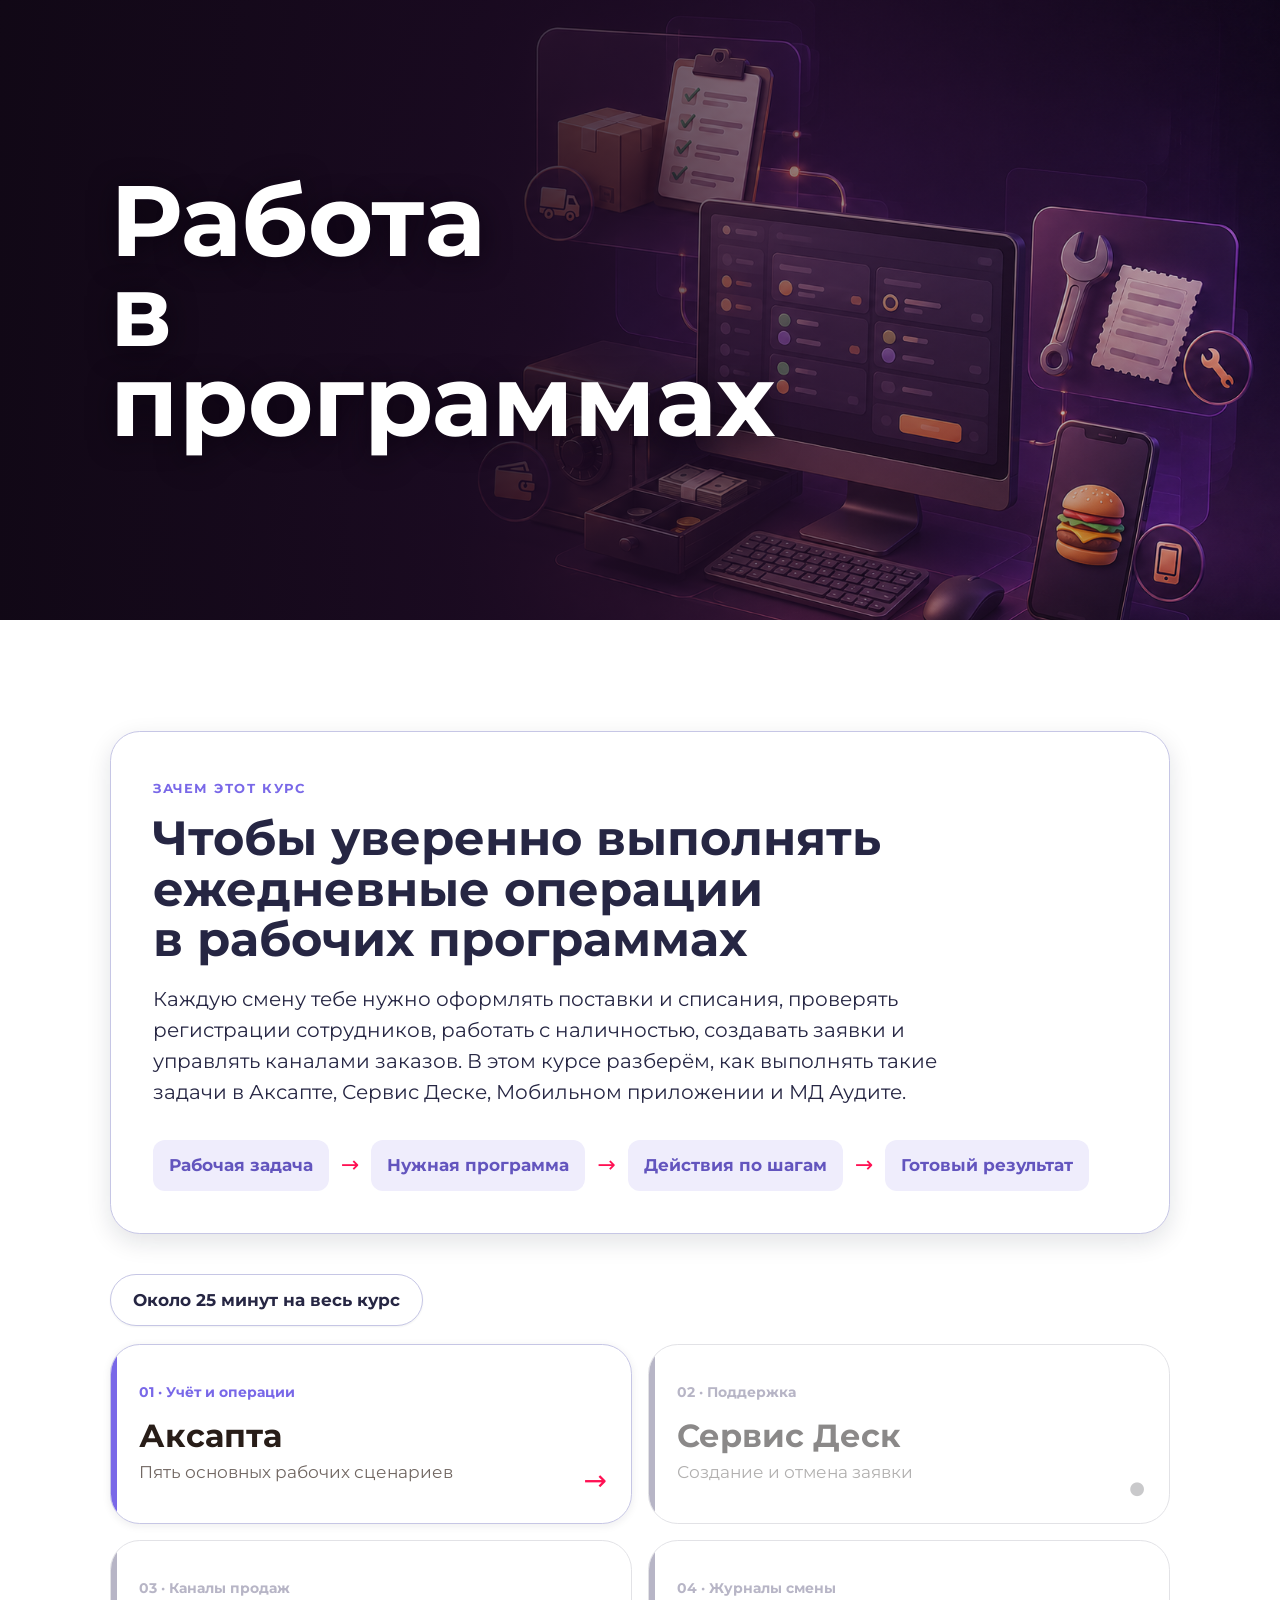
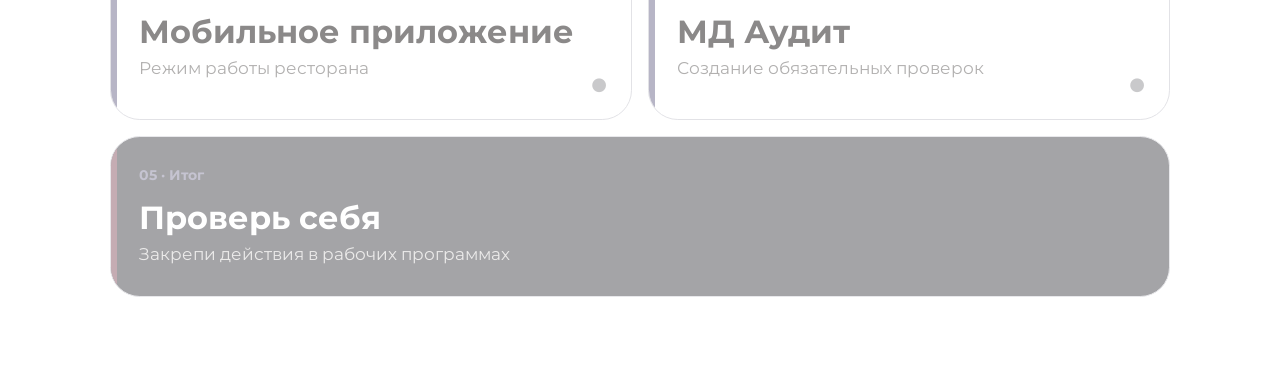
<file: index.html>
<!doctype html>
<html lang="ru" data-audience="ms" data-direction="restoran" data-ku-course="rabota-v-programmah">
<head>
  <meta charset="utf-8">
  <meta name="viewport" content="width=device-width, initial-scale=1">
  <meta http-equiv="Cache-Control" content="no-cache, no-store, must-revalidate">
  <meta http-equiv="Pragma" content="no-cache">
  <meta http-equiv="Expires" content="0">
  <meta name="theme-color" content="#6d5bdd">
  <meta name="description" content="Практический курс по работе в Аксапте, Сервис Деске, Мобильном приложении и МД Аудите.">
  <title>Работа в программах</title>
  <link rel="stylesheet" href="css/kuds.css?v=20260831-1">
  <link rel="stylesheet" href="style.css?v=20260929-2">
</head>
<body>
  <nav id="top-nav" class="hidden" aria-label="Навигация по курсу">
    <div class="nav-inner">
      <button class="nav-home" type="button" onclick="go('home')">⌂ Содержание</button>
      <span id="nav-title"></span><span id="nav-count"></span>
    </div>
    <div class="progress-track"><div id="progress"></div></div>
  </nav>
  <main>
    <section class="page active" id="page-home">
      <header class="home-hero">
        <div class="hero-copy"><h1>Работа<br>в программах</h1></div>
      </header>
      <div class="wrap home-wrap">
        <section class="intro-card reveal">
          <span class="eyebrow">Зачем этот курс</span>
          <h2>Чтобы уверенно выполнять ежедневные операции в рабочих программах</h2>
          <p>Каждую смену тебе нужно оформлять поставки и списания, проверять регистрации сотрудников, работать с наличностью, создавать заявки и управлять каналами заказов. В этом курсе разберём, как выполнять такие задачи в Аксапте, Сервис Деске, Мобильном приложении и МД Аудите.</p>
          <div class="route"><span>Рабочая задача</span><i>→</i><span>Нужная программа</span><i>→</i><span>Действия по шагам</span><i>→</i><span>Готовый результат</span></div>
        </section>
        <section class="map reveal">
          <div class="duration" aria-label="Время прохождения курса — около 25 минут"><strong>Около 25 минут на весь курс</strong></div>
          <div class="module-grid">
            <button data-page="axapta" onclick="go('axapta')"><em>01 · Учёт и операции</em><strong>Аксапта</strong><span>Пять основных рабочих сценариев</span><i>→</i></button>
            <button data-page="sd" onclick="go('sd')"><em>02 · Поддержка</em><strong>Сервис Деск</strong><span>Создание и отмена заявки</span><i>→</i></button>
            <button data-page="mp" onclick="go('mp')"><em>03 · Каналы продаж</em><strong>Мобильное приложение</strong><span>Режим работы ресторана</span><i>→</i></button>
            <button data-page="md" onclick="go('md')"><em>04 · Журналы смены</em><strong>МД Аудит</strong><span>Создание обязательных проверок</span><i>→</i></button>
            <button class="wide" data-page="summary" onclick="go('summary')"><em>05 · Итог</em><strong>Проверь себя</strong><span>Закрепи действия в рабочих программах</span><i>→</i></button>
          </div>
        </section>
      </div>
    </section>

    <section class="page" id="page-axapta">
      <header class="chapter-hero violet"><div><span>01 / 05 · Учёт и операции</span><h1>Аксапта</h1><p>Как оформлять ежедневные операции ресторана</p></div></header>
      <div class="wrap lesson">
        <section class="lead reveal"><h2>Аксапта помогает оформлять движение продуктов, работу сотрудников и кассовые операции</h2><p>В ней ты создаёшь списания, оформляешь поставки, проверяешь регистрации и табель, контролируешь сальдо и закрываешь инкассацию.</p></section>
        <aside class="open-guide reveal"><strong>Открывай операции по очереди</strong><p>Нажимай на название каждой операции, изучай порядок действий, а затем переходи к скринкасту.</p></aside>

        <details class="program-topic reveal">
          <summary class="topic-heading"><span>01</span><div><em>Списание</em><h2>Бракераж мяса</h2></div></summary>
          <p>Создай журнал списания по фактическим данным бракеража и обязательно приложи подтверждающий файл.</p>
          <ol class="steps"><li><b>Открой маршрут:</b> Управление рестораном → Журналы формирования списания → Создать.</li><li>Выбери журнал «Бракераж», укажи сотрудника и добавь номенклатуры мяса для гамбургера, Воппера и Ангуса.</li><li>Внеси количество строго по данным проведённого бракеража.</li><li>Сохрани PDF проверки «Техмаршрут утро» из папки MDAudit на диск W и приложи его к журналу.</li><li>Выбери «Разноска» → «Пакет», отключи пакетную обработку и подтверди действие.</li></ol>
          <aside class="viewing-guide"><strong>Фокус скринкаста</strong><p>Проследи, где создаётся журнал, как заполняются строки, прикрепляется PDF и выполняется разноска.</p></aside>
          <div class="video-embed"><button class="video-cover" type="button" onclick="startVideo(this)" aria-label="Запустить скринкаст «Бракераж мяса»"><img src="assets/video-cover-brakerazh-v2.png" alt=""><span class="video-cover-cta" aria-hidden="true">▶</span></button><iframe title="Бракераж мяса для управляющего сменой" data-src="https://bktube.burgerkingrus.ru/videos/embed/6DVKbkUeDEysX3gzynqMVT?title=0&amp;warningTitle=0&amp;peertubeLink=0&amp;p2p=0" loading="lazy" allow="autoplay; fullscreen" allowfullscreen sandbox="allow-same-origin allow-scripts allow-popups allow-forms"></iframe></div>
        </details>

        <details class="program-topic reveal">
          <summary class="topic-heading"><span>02</span><div><em>Закупки</em><h2>Приём поставки</h2></div></summary>
          <p>Сначала поставку принимают через ТСД, затем оформляют в Аксапте и завершают работу с бумажными документами. В скринкасте этой темы показано, как оформить поставку в Аксапте.</p>
          <section class="metric-path supply-path" aria-label="Этапы приёмки поставки"><span>Принять через ТСД</span><i>→</i><span>Внести в Аксапту</span><i>→</i><strong>Убрать накладные в папку</strong></section>
          <aside class="focus"><strong>Работа с ТСД</strong><p>Обучение по приёмке доступно на самом ТСД. Если не найдёшь его самостоятельно, попроси Наставника помочь.</p></aside>
          <div class="split compact delivery-types"><div><span>Обычная поставка</span><h3>Порядок оформления</h3><ol><li>Принять поставку через ТСД.</li><li>Отсканировать накладные и сохранить файлы на диске W в папке поставщика за нужные год, месяц и дату.</li><li>В Аксапте открыть «Управление рестораном» → «Все заказы на покупку».</li><li>Найти заказ по поставщику, номеру учёта и дате.</li><li>Нажать «Вложение» → «Создать файл» и приложить сканы.</li><li>Убрать бумажные накладные в папку для накладных в ресторане.</li></ol></div><div><span>Газовые баллоны</span><h3>Порядок оформления</h3><ol><li>Принять поставку через ТСД.</li><li>Отсканировать накладные и сохранить файлы на диске W в папке «Газ».</li><li>В Аксапте открыть «Управление рестораном» → «Все заказы на покупку» и создать заказ.</li><li>Добавить позицию газа, указать количество и заполнить профиль учёта.</li><li>Приложить документы, отправить заказ в EDI и заполнить даты и номера накладной и счёта-фактуры.</li><li>В разделе получения поступления указать приход и возврат тары, затем приложить документ на возврат.</li><li>Убрать бумажные накладные в папку для накладных в ресторане.</li></ol></div></div>
          <aside class="viewing-guide"><strong>Фокус скринкаста</strong><p>Обрати внимание, как в Аксапте прикрепить документы к обычной поставке и как оформить поставку газовых баллонов.</p></aside>
          <div class="video-embed"><button class="video-cover" type="button" onclick="startVideo(this)" aria-label="Запустить скринкаст «Приём поставки»"><img src="assets/video-cover-postavka-v3.png" alt=""><span class="video-cover-cta" aria-hidden="true">▶</span></button><iframe title="Приём поставки для управляющего сменой" data-src="https://bktube.burgerkingrus.ru/videos/embed/sUaCiAhj9FWoGYmDZWr9aN?title=0&amp;warningTitle=0&amp;peertubeLink=0&amp;p2p=0" loading="lazy" allow="autoplay; fullscreen" allowfullscreen sandbox="allow-same-origin allow-scripts allow-popups allow-forms"></iframe></div>
        </details>

        <details class="program-topic reveal">
          <summary class="topic-heading"><span>03</span><div><em>Персонал</em><h2>Регистрации сотрудников и табель</h2></div></summary>
          <p>Сначала проверь отметки прихода и ухода за вчерашний день, затем обнови часы и сверь табель с расписанием.</p>
          <section class="metric-path" aria-label="Последовательность проверки"><span>Регистрации за вчера</span><i>→</i><span>Исправления</span><i>→</i><span>Обновить часы</span><i>→</i><strong>Сверить табель</strong></section>
          <ul class="check-list"><li>Ошибочную отметку пометь как ошибочную, затем создай корректную запись с сотрудником, датой, временем, типом и причиной ручного ввода.</li><li>После обновления часов проверь комментарии системы, ночные часы и часы сотрудников, закрывавших ресторан.</li><li>Для сотрудника из другого ресторана используй «Добавить подработчика/стажёра», после чего повторно обнови часы.</li></ul>
          <aside class="focus"><strong>Срок редактирования табеля</strong><p>Часы в табеле можно редактировать только до 12:00 следующего дня. Если ошибка в сменах обнаружена позже, сообщи менеджеру или директору ресторана. Если функционал системы позволяет самостоятельно создать заявку на отработанное время, оформи такую заявку.</p></aside>
          <aside class="viewing-guide"><strong>Фокус скринкаста</strong><p>Посмотри, как исправляется регистрация, где обновляются часы и как добавить подработчика в табель.</p></aside>
          <div class="video-embed"><button class="video-cover" type="button" onclick="startVideo(this)" aria-label="Запустить скринкаст «Регистрация сотрудников и табель»"><img src="assets/video-cover-registracii-v5.png" alt=""><span class="video-cover-cta" aria-hidden="true">▶</span></button><iframe title="Регистрация сотрудников и табель для управляющего сменой" data-src="https://bktube.burgerkingrus.ru/videos/embed/dHDsQa7mzSpYkx3eCwiQkB?title=0&amp;warningTitle=0&amp;peertubeLink=0&amp;p2p=0" loading="lazy" allow="autoplay; fullscreen" allowfullscreen sandbox="allow-same-origin allow-scripts allow-popups allow-forms"></iframe></div>
        </details>

        <details class="program-topic reveal">
          <summary class="topic-heading"><span>04</span><div><em>Наличные</em><h2>Сальдо по кассе</h2></div></summary>
          <p>Сальдо помогает сравнить расчётную сумму с фактической наличностью в ресторане.</p>
          <ol class="steps"><li><b>Открой маршрут:</b> Управление рестораном → Запросы → Кассовые операции → Сальдо по кассе.</li><li>Посмотри сальдо на текущий момент или выбери нужную дату либо период.</li><li>Пересчитай всю наличность ресторана.</li><li>Запиши в бланк сейфа фактическую сумму, сальдо и разницу между ними.</li></ol>
          <aside class="viewing-guide"><strong>Фокус скринкаста</strong><p>Запомни путь к сальдо, выбор периода и последовательность сверки с фактической наличностью.</p></aside>
          <div class="video-embed"><button class="video-cover" type="button" onclick="startVideo(this)" aria-label="Запустить скринкаст «Сальдо»"><img src="assets/video-cover-saldo-v2.png" alt=""><span class="video-cover-cta" aria-hidden="true">▶</span></button><iframe title="Сальдо для управляющего сменой" data-src="https://bktube.burgerkingrus.ru/videos/embed/9qvmJQjaPSCoxpS1CaAYoQ?title=0&amp;warningTitle=0&amp;peertubeLink=0&amp;p2p=0" loading="lazy" allow="autoplay; fullscreen" allowfullscreen sandbox="allow-same-origin allow-scripts allow-popups allow-forms"></iframe></div>
        </details>

        <details class="program-topic reveal">
          <summary class="topic-heading"><span>05</span><div><em>Кассовые операции</em><h2>Инкассация</h2></div></summary>
          <p>Рассчитай сумму инкассации, внеси реквизиты и проверь, что покупюрная разбивка совпадает с расчётной суммой.</p>
          <ol class="steps"><li><b>Открой маршрут:</b> Управление рестораном → Кассовые операции → Журнал кассовых ордеров.</li><li>Найди журнал по дате, открой строки и выбери «Функции» → «Расчёт суммы инкассации».</li><li>В дополнительных данных укажи номер документа и номер сумки. При самоинкассации введи дату, при передаче службе — номер с пакета.</li><li>Внеси разбивку по купюрам. Если сумма не совпала, пересчитай наличность и исправь данные.</li><li>Сдай инкассацию и только после этого выполни «Одобрение документов» → «Одобрить».</li></ol>
          <aside class="focus"><strong>Важно</strong><p>Инкассацию лучше оформлять утром до открытия, чтобы в кассе осталась сумма для размена. Одобрять журнал можно только после сдачи инкассации. Дальнейшие действия с банкоматом или пакетом выполняй по правилам ресторана.</p></aside>
          <aside class="viewing-guide"><strong>Фокус скринкаста</strong><p>Обрати внимание на расчёт суммы, дополнительные данные, покупюрную разбивку и одобрение документа.</p></aside>
          <div class="video-embed"><button class="video-cover" type="button" onclick="startVideo(this)" aria-label="Запустить скринкаст «Инкассация»"><img src="assets/video-cover-inkassacia-v5.png" alt=""><span class="video-cover-cta" aria-hidden="true">▶</span></button><iframe title="Инкассация для управляющего сменой" data-src="https://bktube.burgerkingrus.ru/videos/embed/7dT18XS7CStE5VxXwRL8z9?title=0&amp;warningTitle=0&amp;peertubeLink=0&amp;p2p=0" loading="lazy" allow="autoplay; fullscreen" allowfullscreen sandbox="allow-same-origin allow-scripts allow-popups allow-forms"></iframe></div>
        </details>
        <div class="chapter-nav"><button onclick="go('home')">К содержанию</button><button class="next" onclick="advance('sd')">Следующая глава →</button></div>
      </div>
    </section>

    <section class="page" id="page-sd">
      <header class="chapter-hero orange"><div><span>02 / 05 · Поддержка</span><h1>Сервис Деск</h1><p>Создать понятную заявку и управлять ею</p></div></header>
      <div class="wrap lesson">
        <section class="lead reveal"><h2>В Сервис Деске важно выбрать верный раздел и точно описать проблему</h2><p>Нужную форму можно найти двумя способами: по ключевому слову в поиске или через категорию — например, «IT» либо «Эксплуатация».</p></section>
        <section class="look-grid reveal"><article><b>01</b><h3>Найди услугу</h3><p>Используй поиск или последовательно открой категорию и подраздел.</p></article><article><b>02</b><h3>Заполни заявку</h3><p>Проверь автозаполненные поля, выбери подкатегорию и приоритет, добавь тему, описание и вложение.</p></article><article><b>03</b><h3>Управляй заявкой</h3><p>После отправки заявку можно открыть, а при необходимости — отменить с обязательным комментарием.</p></article></section>
        <aside class="viewing-guide reveal"><strong>Фокус скринкаста</strong><p>Посмотри, как найти нужную услугу через поиск или категории. Затем проследи создание заявки: какие данные система подставляет автоматически, что нужно указать самому и как добавить вложение.</p></aside>
        <div class="video-embed reveal"><button class="video-cover" type="button" onclick="startVideo(this)" aria-label="Запустить скринкаст «Сервис Деск»"><img src="assets/video-cover-service-desk-v3.png" alt=""><span class="video-cover-cta" aria-hidden="true">▶</span></button><iframe title="СД для управляющего сменой" data-src="https://bktube.burgerkingrus.ru/videos/embed/cfueGw7PBTw2bPgHerVxmJ?title=0&amp;warningTitle=0&amp;peertubeLink=0&amp;p2p=0" loading="lazy" allow="autoplay; fullscreen" allowfullscreen sandbox="allow-same-origin allow-scripts allow-popups allow-forms"></iframe></div>
        <div class="chapter-nav"><button onclick="go('axapta')">← Назад</button><button class="next" onclick="advance('mp')">Следующая глава →</button></div>
      </div>
    </section>

    <section class="page" id="page-mp">
      <header class="chapter-hero green"><div><span>03 / 05 · Каналы продаж</span><h1>Мобильное приложение</h1><p>Управлять доступностью и режимом работы ресторана</p></div></header>
      <div class="wrap lesson">
        <section class="lead reveal"><h2>Админка Мобильного приложения управляет временем работы зала, Кинг Драйва и парковки</h2><p>Здесь можно скорректировать часы на конкретный день, временно отключить отдельный канал или полностью выключить ресторан в Мобильном приложении.</p></section>
        <section class="split reveal"><div><span>Изменить расписание</span><h3>Для выбранного дня</h3><ul><li>открой «Режим работы»;</li><li>выбери день и скорректируй время;</li><li>нажми «Сохранить».</li></ul></div><div><span>Временно отключить</span><h3>Канал или ресторан</h3><ul><li>нажми переключатель нужного канала;</li><li>при технической остановке отключи ресторан;</li><li>для возврата повтори действие и сохрани.</li></ul></div></section>
        <aside class="focus reveal"><strong>Изменяй заранее</strong><p>Режим работы нельзя изменить день в день — корректировки вносятся только на следующий день. После сохранения изменение вступает в силу в течение часа, поэтому обязательно проверь результат.</p></aside>
        <aside class="viewing-guide reveal"><strong>Фокус скринкаста</strong><p>Посмотри, где находятся часы работы зала, Кинг Драйва и парковки, а также переключатели временного отключения.</p></aside>
        <div class="video-embed reveal"><button class="video-cover" type="button" onclick="startVideo(this)" aria-label="Запустить скринкаст «Мобильное приложение»"><img src="assets/video-cover-mobile-app-v3.png" alt=""><span class="video-cover-cta" aria-hidden="true">▶</span></button><iframe title="МП для управляющего сменой" data-src="https://bktube.burgerkingrus.ru/videos/embed/8cdo3fm59vRqFvbrubkJfd?title=0&amp;warningTitle=0&amp;peertubeLink=0&amp;p2p=0" loading="lazy" allow="autoplay; fullscreen" allowfullscreen sandbox="allow-same-origin allow-scripts allow-popups allow-forms"></iframe></div>
        <div class="chapter-nav"><button onclick="go('sd')">← Назад</button><button class="next" onclick="advance('md')">Следующая глава →</button></div>
      </div>
    </section>

    <section class="page" id="page-md">
      <header class="chapter-hero blue"><div><span>04 / 05 · Журналы смены</span><h1>МД Аудит</h1><p>Заполнять обязательные проверки в течение дня</p></div></header>
      <div class="wrap lesson">
        <section class="lead reveal"><h2>В МД Аудите управляющий сменой заполняет журналы и контролирует задачи по проверкам</h2><p>На вкладке «Ресторан» можно увидеть количество запланированных и заполняемых проверок, открытые задачи, среднюю оценку по чек-листам и историю событий.</p></section>
        <p class="audit-intro reveal">В течение смены ты будешь заполнять следующие проверки:</p>
        <section class="audit-list reveal"><article><b>01</b><div><h3>Приёмка ночной уборки</h3><p>Зафиксировать результат уборки перед началом работы ресторана.</p></div></article><article><b>02</b><div><h3>Технологический маршрут</h3><p>Заполнить проверку для нужного периода: утро, день, вечер или ночь.</p></div></article><article><b>03</b><div><h3>Приёмка поставок</h3><p>Оформить приёмку ИВЛ или поставки овощей.</p></div></article><article><b>04</b><div><h3>Сертификации по позициям</h3><p>Провести и зафиксировать требуемую сертификацию.</p></div></article></section>
        <p class="audit-intro audit-sections-intro reveal">После выбора нужного журнала работа продолжается в двух разделах МД Аудита. В «Проверках» ты заполняешь и отслеживаешь чек-листы, а в «Задачах» работаешь с замечаниями, которые появились по результатам проверок.</p><section class="system-summary reveal"><article><b>Статусы проверок</b><p><strong>Запланированные</strong> — ещё не начаты.<br><strong>Заполняемые</strong> — начаты, но не завершены.<br><strong>Завершённые</strong> — заполнены и закрыты.</p></article><article><b>Задачи по результатам</b><p>Если пункт чек-листа не выполнен, по нему создаётся задача. После исправления переведи её в работу, добавь комментарий и заверши.</p></article></section>
        <aside class="viewing-guide reveal"><strong>Фокус скринкаста</strong><p>Посмотри, где находятся проверки разных статусов и задачи, как завершить исправленную задачу и создать новую проверку через кнопку «+».</p></aside>
        <div class="video-embed reveal"><button class="video-cover" type="button" onclick="startVideo(this)" aria-label="Запустить скринкаст «МД Аудит»"><img src="assets/video-cover-md-audit-v3.png" alt=""><span class="video-cover-cta" aria-hidden="true">▶</span></button><iframe title="МД Аудит для управляющего сменой" data-src="https://bktube.burgerkingrus.ru/videos/embed/aRi37mtJXbWdcUnU3yEGbt?title=0&amp;warningTitle=0&amp;peertubeLink=0&amp;p2p=0" loading="lazy" allow="autoplay; fullscreen" allowfullscreen sandbox="allow-same-origin allow-scripts allow-popups allow-forms"></iframe></div>
        <div class="chapter-nav"><button onclick="go('mp')">← Назад</button><button class="next" onclick="advance('summary')">Перейти к итогу →</button></div>
      </div>
    </section>

    <section class="page" id="page-summary">
      <header class="chapter-hero dark"><div><span>05 / 05 · Итог</span><h1>Проверь себя</h1><p>Вспомни, как действовать в рабочих ситуациях</p></div></header>
      <div class="wrap lesson">
        <section class="lead reveal"><h2>Что нужно сделать в каждой ситуации?</h2><p>Выбери правильное действие. После второй попытки курс покажет верные ответы.</p></section>
        <section class="quiz reveal">
          <h2>Выбери правильное действие</h2>
          <label><span>Нужно оформить списание по результатам бракеража мяса.</span><select data-answer="writeoff"><option value="">Выбери ответ</option><option value="balance">Открыть «Сальдо по кассе»</option><option value="writeoff">Создать журнал «Бракераж» и приложить проверку</option><option value="purchase">Создать заказ на покупку</option></select></label>
          <label><span>Нужно сообщить о технической проблеме и приложить фото.</span><select data-answer="ticket"><option value="">Выбери ответ</option><option value="cancel">Найти старую заявку и отменить её</option><option value="ticket">Выбрать нужную услугу в Сервис Деске и создать заявку</option><option value="shutdown">Отключить ресторан в Мобильном приложении</option></select></label>
          <label><span>Ресторан временно не должен принимать заказы в Мобильном приложении.</span><select data-answer="shutdown"><option value="">Выбери ответ</option><option value="schedule">Изменить часы работы зала на один день</option><option value="drive">Отключить только Кинг Драйв</option><option value="shutdown">Временно отключить ресторан в админке Мобильного приложения</option></select></label>
          <label><span>Регистрации сотрудников исправлены. Что сделать перед проверкой табеля?</span><select data-answer="hours"><option value="">Выбери ответ</option><option value="trainee">Добавить подработчика или стажёра</option><option value="hours">Обновить часы в табель из регистраций работников</option><option value="error">Снова отметить регистрацию как ошибочную</option></select></label>
          <label><span>Нужно создать новую проверку в МД Аудите.</span><select data-answer="mdcheck"><option value="">Выбери ответ</option><option value="task">Открыть вкладку «Задачи» и завершить задачу</option><option value="mdcheck">Нажать «+», выбрать «Создать проверку», дату и чек-лист</option><option value="history">Открыть историю событий на вкладке «Ресторан»</option></select></label>
          <button class="check" type="button" onclick="checkQuiz()">Проверить</button><div id="feedback" class="feedback" role="status"></div>
        </section>
        <section class="memo reveal">
          <div class="memo-heading"><div><span class="eyebrow">Памятка</span><h2>Пути к операциям</h2></div><a href="assets/pamyatka-rabota-v-programmah.pdf" download>Скачать PDF</a></div>
          <div class="memo-table-wrap"><table><thead><tr><th>Программа</th><th>Операция</th><th>Путь</th></tr></thead><tbody>
            <tr><td>Аксапта</td><td>Бракераж мяса</td><td>Управление рестораном → Журналы формирования списания → Создать → «Бракераж» → Строки → Вложение → Разноска → Пакет.</td></tr>
            <tr><td>Аксапта</td><td>Приём поставки</td><td>ТСД → диск W → Управление рестораном → Все заказы на покупку → нужная поставка → Вложение → Создать файл → папка для накладных.</td></tr>
            <tr><td>Аксапта</td><td>Регистрации и табель</td><td>Управление персоналом → Планирование и учёт рабочего времени → Открыть регистрации работников → Обновить часы в табель → Строки табеля.</td></tr>
            <tr><td>Аксапта</td><td>Сальдо</td><td>Управление рестораном → Запросы → Кассовые операции → Сальдо по кассе → бланк сейфа.</td></tr>
            <tr><td>Аксапта</td><td>Инкассация</td><td>Управление рестораном → Кассовые операции → Журнал кассовых ордеров → Строки → Функции → Расчёт суммы инкассации → сдать инкассацию → Одобрение документов.</td></tr>
            <tr><td>Сервис Деск</td><td>Создание заявки</td><td>Поиск или категория → нужная услуга → подкатегория → приоритет → тема и описание → вложение → Отправить заявку.</td></tr>
            <tr><td>Мобильное приложение</td><td>Режим работы</td><td>Админка Мобильного приложения → Режим работы → следующий день → нужный канал → изменить настройки → Сохранить.</td></tr>
            <tr><td>МД Аудит</td><td>Создание проверки</td><td>МД Аудит → вкладка «Проверки» → «+» → Создать проверку → дата → нужный чек-лист.</td></tr>
          </tbody></table></div>
        </section>
        <section class="completion reveal" id="completion"><span>✓</span><div><h2 id="completion-title">Курс почти пройден</h2><p id="completion-text">Ответь на вопросы, чтобы завершить курс.</p></div><button id="complete" type="button" data-ku-complete disabled>Завершить</button></section>
        <div class="chapter-nav"><button onclick="go('md')">← Назад</button><button onclick="go('home')">К содержанию</button></div>
      </div>
    </section>
  </main>
  <script src="js/ku-scorm.js"></script>
  <script src="assets/peertube-player.min.js"></script>
  <script src="script.js?v=20261005-3"></script>
</body>
</html>
</file>
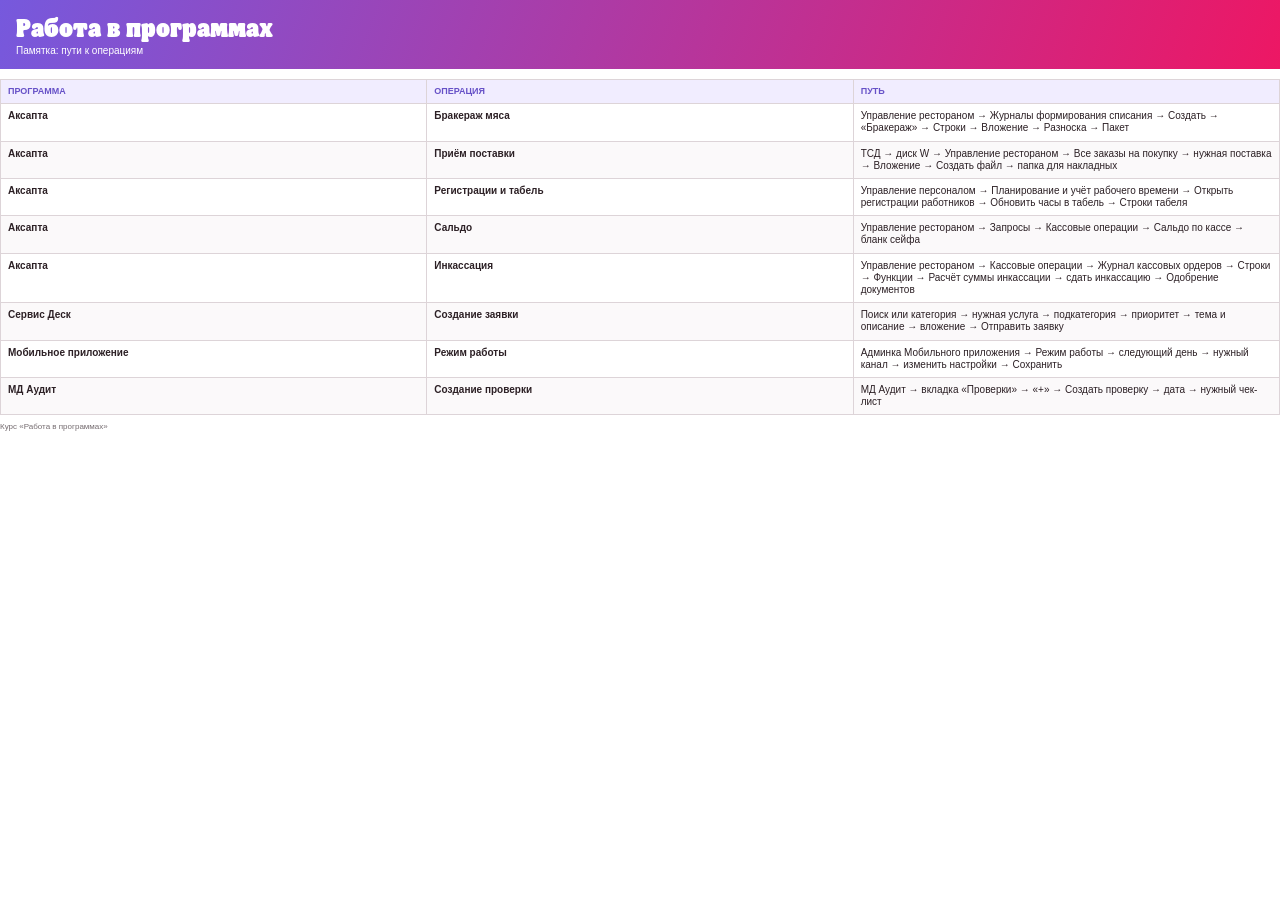
<file: assets/pamyatka-rabota-v-programmah.html>
<!doctype html><html lang="ru"><head><meta charset="utf-8"><title>Памятка — Работа в программах</title><style>@font-face{font-family:Flame;src:url('../fonts/Flame-Regular.otf')}@font-face{font-family:Flame;src:url('../fonts/Flame-Bold.otf');font-weight:700}*{box-sizing:border-box}html,body{margin:0}body{color:#2c2025;font:10px/1.22 Arial,sans-serif}h1{margin:0 0 3px;color:#fff;font:700 25px Flame}header{margin:0 0 10px;padding:12px 16px;background:linear-gradient(110deg,#7659dd,#ed1764)}header p{margin:0;color:#fff;font-size:10px}table{width:100%;border-collapse:collapse;table-layout:fixed}th,td{padding:6px 7px;border:1px solid #ddd4d8;text-align:left;vertical-align:top}th{background:#f1edff;color:#6651c7;font-size:9px;text-transform:uppercase}td:first-child{width:16%;font-weight:700}td:nth-child(2){width:20%;font-weight:700}tr:nth-child(even) td{background:#fbf9fa}footer{margin-top:7px;color:#756c70;font-size:8px}@page{size:A4 landscape;margin:7mm}</style></head><body><header><h1>Работа в программах</h1><p>Памятка: пути к операциям</p></header><table><thead><tr><th>Программа</th><th>Операция</th><th>Путь</th></tr></thead><tbody>
<tr><td>Аксапта</td><td>Бракераж мяса</td><td>Управление рестораном → Журналы формирования списания → Создать → «Бракераж» → Строки → Вложение → Разноска → Пакет</td></tr>
<tr><td>Аксапта</td><td>Приём поставки</td><td>ТСД → диск W → Управление рестораном → Все заказы на покупку → нужная поставка → Вложение → Создать файл → папка для накладных</td></tr>
<tr><td>Аксапта</td><td>Регистрации и табель</td><td>Управление персоналом → Планирование и учёт рабочего времени → Открыть регистрации работников → Обновить часы в табель → Строки табеля</td></tr>
<tr><td>Аксапта</td><td>Сальдо</td><td>Управление рестораном → Запросы → Кассовые операции → Сальдо по кассе → бланк сейфа</td></tr>
<tr><td>Аксапта</td><td>Инкассация</td><td>Управление рестораном → Кассовые операции → Журнал кассовых ордеров → Строки → Функции → Расчёт суммы инкассации → сдать инкассацию → Одобрение документов</td></tr>
<tr><td>Сервис Деск</td><td>Создание заявки</td><td>Поиск или категория → нужная услуга → подкатегория → приоритет → тема и описание → вложение → Отправить заявку</td></tr>
<tr><td>Мобильное приложение</td><td>Режим работы</td><td>Админка Мобильного приложения → Режим работы → следующий день → нужный канал → изменить настройки → Сохранить</td></tr>
<tr><td>МД Аудит</td><td>Создание проверки</td><td>МД Аудит → вкладка «Проверки» → «+» → Создать проверку → дата → нужный чек-лист</td></tr>
</tbody></table><footer>Курс «Работа в программах»</footer></body></html>
</file>
<file: css/kuds.css>
/* ════════════════════════════════════════════════════════════════════════
   KU · ДИЗАЙН-СИСТЕМА КОРПОРАТИВНЫХ КУРСОВ — единая точка подключения
   ────────────────────────────────────────────────────────────────────────
   <link rel="stylesheet" href="css/kuds.css">

   Порядок импортов = порядок каскада. Токены идут снизу вверх по слоям
   (палитра → семантика → шкалы → подразделы), затем база, композиция и
   компоненты. Подразделы импортируются ПОСЛЕ семантики и шкал, чтобы их
   переопределения бренд-акцента гарантированно побеждали.
   ════════════════════════════════════════════════════════════════════════ */

/* 1 · Токены */
@import "tokens/palette.css";       /* сырые цвета — источник правды       */
@import "tokens/colors.css";        /* семантика + тёмная тема             */
@import "tokens/scales.css";        /* отступы, радиусы, тайминги, тени     */
@import "tokens/subsections.css";   /* ЦА-подразделы (механизм «переодеть») */

/* 2 · База */
@import "base/fonts.css";           /* шрифты + флюидный корень            */
@import "base/reset.css";
@import "base/typography.css";

/* 3 · Композиция (отступы в классах) */
@import "layout.css";

/* 4 · Компоненты */
@import "components/icon.css";
@import "components/buttons.css";
@import "components/nav.css";
@import "components/cards.css";
@import "components/interactive.css";
@import "components/content.css";
@import "components/infographic.css";
@import "components/misc.css";
</file>
<file: style.css>
@font-face{font-family:Flame;src:url('fonts/Flame-Regular.otf')}@font-face{font-family:Flame;src:url('fonts/Flame-Bold.otf');font-weight:700}@font-face{font-family:Golos;src:url('fonts/golos-text-cyrillic-wght-normal.woff2')}*{box-sizing:border-box}html{scroll-behavior:smooth}body{margin:0;background:#f7f4ef;color:#281d18;font:17px/1.55 Golos,Arial,sans-serif}button,select{font:inherit}.page{display:none}.page.active{display:block}.wrap{width:min(1060px,calc(100% - 40px));margin:auto}.home-hero{min-height:520px;background:linear-gradient(135deg,#735fe6 0%,#8b74ec 48%,#5d49cf 100%);color:white;display:grid;grid-template-columns:1.25fr .75fr;align-items:center;padding:70px max(40px,calc((100vw - 1060px)/2));overflow:hidden}.hero-copy h1,.chapter-hero h1{font:700 clamp(54px,8vw,96px)/.9 Flame,Arial;margin:20px 0}.hero-copy p{font-size:24px;margin:0}.eyebrow{display:inline-block;text-transform:uppercase;letter-spacing:.12em;font-weight:700;font-size:13px;color:#6a55da}.eyebrow.light{color:#fff9}.hero-orbit{height:300px;position:relative}.hero-orbit b{position:absolute;left:50%;top:50%;transform:translate(-50%,-50%);display:grid;place-items:center;width:112px;height:112px;border-radius:50%;background:#ff8733;font:700 48px Flame}.hero-orbit span{position:absolute;display:grid;place-items:center;width:72px;height:72px;border:1px solid #ffffff70;border-radius:22px;background:#ffffff18;font-weight:700}.hero-orbit span:nth-child(1){left:8%;top:5%}.hero-orbit span:nth-child(2){right:4%;top:18%}.hero-orbit span:nth-child(3){left:4%;bottom:5%}.hero-orbit span:nth-child(4){right:12%;bottom:2%}.home-wrap{padding:72px 0}.intro-card,.lead,.quiz{background:#fff;border-radius:28px;padding:42px;box-shadow:0 14px 45px #3d26130d}.intro-card h2,.lead h2,.quiz h2{font:700 clamp(32px,4vw,48px)/1.05 Flame;margin:13px 0 18px}.intro-card p,.lead p{font-size:20px;max-width:820px}.route{margin-top:32px;display:flex;align-items:center;gap:12px;flex-wrap:wrap}.route span{padding:12px 16px;border-radius:12px;background:#f0ecff;font-weight:700}.route i{font-style:normal;color:#ff7930;font-size:22px}.map{margin-top:40px}.duration{display:flex;justify-content:space-between;align-items:end;margin-bottom:18px}.duration span{display:block;font-weight:700}.duration small{color:#746b66}.duration strong{font:700 25px Flame}.module-grid{display:grid;grid-template-columns:1fr 1fr;gap:16px}.module-grid button{position:relative;min-height:180px;border:0;border-radius:22px;padding:28px;text-align:left;background:#fff;color:#281d18;cursor:pointer;box-shadow:0 10px 30px #3d26130b;transition:.2s}.module-grid button:hover{transform:translateY(-3px);box-shadow:0 16px 34px #3d26131c}.module-grid em{display:block;color:#725edc;font-style:normal;font-weight:700;font-size:14px}.module-grid strong{display:block;font:700 32px Flame;margin:12px 0 4px}.module-grid span{color:#716762}.module-grid i{position:absolute;right:24px;bottom:20px;color:#ff782d;font-style:normal;font-size:28px}.module-grid .wide{grid-column:1/-1;min-height:145px;background:#2b211d;color:#fff}.module-grid .wide span{color:#d6cec9}#top-nav{position:sticky;top:0;z-index:10;background:#fffdfaf2;backdrop-filter:blur(10px);border-bottom:1px solid #e7dfd8}.hidden{display:none!important}.nav-inner{width:min(1060px,calc(100% - 40px));height:62px;margin:auto;display:flex;align-items:center;gap:20px}.nav-home{border:0;background:transparent;font-weight:700;cursor:pointer}.nav-inner #nav-title{margin:auto;font-weight:700}.nav-inner #nav-count{font-size:14px;color:#796f6a}.progress-track{height:3px;background:#ece5df}#progress{height:100%;background:#735fe6;transition:.3s}.chapter-hero{padding:72px max(40px,calc((100vw - 1060px)/2));color:#fff}.chapter-hero>div{max-width:1060px}.chapter-hero h1{font-size:clamp(58px,8vw,100px)}.chapter-hero p{font-size:22px;max-width:680px}.chapter-hero.violet{background:#705bdd}.chapter-hero.orange{background:#f07830}.chapter-hero.green{background:#24896c}.chapter-hero.blue{background:#2872b9}.chapter-hero.dark{background:#2b211d}.lesson{padding:64px 0 90px}.lesson>*+*{margin-top:28px}.look-grid,.split,.system-summary{display:grid;grid-template-columns:repeat(3,1fr);gap:16px}.look-grid article,.split>div,.system-summary article{background:#fff;border-radius:20px;padding:26px}.look-grid b{color:#ff7a2f}.look-grid h3,.split h3{font:700 25px Flame;margin:12px 0}.focus{background:#fff1e6;border-left:5px solid #ff7a2f;border-radius:16px;padding:23px 28px}.focus p{margin:4px 0 0;font-size:19px}.video-placeholder{aspect-ratio:16/8.5;border:2px dashed #aa9fcf;border-radius:28px;background:linear-gradient(135deg,#2c2334,#17131c);color:#fff;display:flex;flex-direction:column;align-items:center;justify-content:center;text-align:center;padding:30px}.video-placeholder .play{width:74px;height:74px;border-radius:50%;display:grid;place-items:center;padding-left:5px;background:#765fe3;font-size:28px;margin-bottom:20px}.video-placeholder strong{font:700 clamp(28px,4vw,44px) Flame}.video-placeholder span{color:#d8d0df}.video-placeholder small{margin-top:14px;color:#a99eae}.after{display:flex;gap:24px;align-items:center;padding:25px 28px;border-radius:18px;background:#e9f6f0}.after span{font-weight:700;color:#24765e;min-width:205px}.after p{margin:0}.split{grid-template-columns:1fr 1fr}.split>div:first-child{border-top:5px solid #725edc}.split>div:last-child{border-top:5px solid #ff7b31}.split span{font-weight:700;color:#7666da}.metric-path{display:flex;align-items:center;justify-content:center;gap:12px;flex-wrap:wrap;background:#fff;padding:28px;border-radius:20px}.metric-path span,.metric-path strong{padding:13px 18px;border-radius:12px;background:#ecf8f3}.metric-path strong{background:#278b6c;color:#fff}.metric-path i{font-style:normal;color:#298a6c}.check-chain{display:grid;grid-template-columns:1fr 1fr;gap:12px}.check-chain article{display:flex;align-items:center;gap:16px;background:#fff;padding:20px;border-radius:16px}.check-chain b{display:grid;place-items:center;width:34px;height:34px;border-radius:50%;background:#e8f2fc;color:#1c6bad}.system-summary{grid-template-columns:1fr 1fr}.system-summary article{display:flex;flex-direction:column;border-left:5px solid #735fe6}.system-summary b{font:700 24px Flame}.quiz label{display:grid;grid-template-columns:1fr 270px;gap:24px;align-items:center;padding:18px 0;border-top:1px solid #eee5df}.quiz select{width:100%;padding:12px;border:1px solid #cfc5bf;border-radius:10px;background:#fff}.check,.completion button{border:0;border-radius:12px;background:#735fe6;color:#fff;font-weight:700;padding:14px 24px;cursor:pointer;margin-top:18px}.feedback{display:none;margin-top:16px;padding:14px;border-radius:12px}.feedback.show{display:block}.feedback.good{background:#e5f5ed;color:#176148}.feedback.bad{background:#fff0e7;color:#9b4319}.completion{display:flex;align-items:center;gap:20px;background:#29201c;color:#fff;padding:28px;border-radius:22px}.completion>span{display:grid;place-items:center;width:62px;height:62px;border-radius:50%;background:#37a178;font-size:30px}.completion h2,.completion p{margin:0}.completion div{flex:1}.completion button{margin:0;background:#ff7b31}.completion button:disabled{opacity:.6}.chapter-nav{display:flex;justify-content:space-between}.chapter-nav button{border:1px solid #cbbfb7;border-radius:12px;padding:13px 22px;background:transparent;cursor:pointer}.chapter-nav .next{border-color:#735fe6;background:#735fe6;color:#fff}.reveal{animation:rise .45s ease both}@keyframes rise{from{opacity:0;transform:translateY(10px)}to{opacity:1;transform:none}}@media(max-width:700px){body{font-size:16px}.wrap{width:min(100% - 24px,1060px)}.home-hero{min-height:610px;grid-template-columns:1fr;padding:58px 24px}.hero-orbit{height:200px}.hero-copy h1{font-size:58px}.hero-copy p{font-size:19px}.intro-card,.lead,.quiz{padding:26px}.route i{display:none}.route span{width:100%}.module-grid,.look-grid,.split,.system-summary,.check-chain{grid-template-columns:1fr}.module-grid .wide{grid-column:auto}.duration{align-items:flex-start}.video-placeholder{aspect-ratio:4/3}.after{align-items:flex-start;flex-direction:column;gap:6px}.quiz label{grid-template-columns:1fr;gap:8px}.chapter-hero{padding:55px 24px}.chapter-hero h1{font-size:55px}.nav-inner #nav-title{display:none}.chapter-nav{gap:10px}.chapter-nav button{flex:1;padding:12px 8px}}
body{overflow-x:hidden}
@media(max-width:700px){.chapter-hero h1{font-size:48px;overflow-wrap:anywhere}.lead h2,.quiz h2,.intro-card h2{font-size:30px;overflow-wrap:anywhere}.lesson,.page{min-width:0}.look-grid article,.lead{min-width:0}}

/* KU · Менеджер смены · Управление рестораном */
:root[data-audience="ms"][data-direction="restoran"]{
  --course-brand:var(--ku-brand);
  --course-brand-strong:var(--ku-brand-strong);
  --course-contrast:var(--ku-contrast);
  --course-bg:var(--ku-bg);
  --course-card:var(--ku-card);
  --course-text:var(--ku-text);
  --course-border:var(--ku-border);
}
body{background:var(--course-bg);color:var(--course-text);font-family:var(--ku-font-body)}
.home-hero{position:relative;isolation:isolate;min-height:620px;grid-template-columns:1fr;padding-left:max(40px,calc((100vw - 1060px)/2));background:#160d1c url('assets/course-cover-operations-v3.png') center/cover no-repeat}
.home-hero::after{content:"";position:absolute;inset:0;z-index:-1;background:linear-gradient(90deg,rgba(17,8,22,.97) 0%,rgba(25,10,32,.91) 36%,rgba(39,15,49,.52) 61%,rgba(20,8,25,.14) 100%)}
.hero-copy{max-width:650px}.hero-copy h1,.chapter-hero h1,.module-grid strong,.intro-card h2,.lead h2,.quiz h2,.duration strong,.look-grid h3,.split h3,.system-summary b,.video-placeholder strong{font-family:var(--ku-font-display);letter-spacing:0}.hero-copy h1{font-size:clamp(58px,8vw,100px);color:#fff;text-shadow:0 4px 28px rgba(8,3,12,.72)}.hero-copy p{max-width:540px;color:rgba(255,255,255,.92)}.hero-orbit{display:none}.eyebrow{color:var(--course-brand)}.eyebrow.light{color:#fff}.home-wrap{padding-top:var(--ku-space-2xl)}
.intro-card,.lead,.quiz,.look-grid article,.split>div,.system-summary article{border:1px solid var(--course-border);background:var(--course-card);box-shadow:var(--ku-shadow-s)}.intro-card,.lead,.quiz{border-radius:var(--ku-radius-xl);box-shadow:var(--ku-shadow-m)}.route span{background:var(--ku-brand-soft);color:var(--course-brand-strong)}.route i{color:var(--course-contrast)}
.module-grid button{overflow:hidden;border:1px solid var(--course-border);border-radius:var(--ku-radius-xl);background:var(--course-card);box-shadow:var(--ku-shadow-s)}.module-grid button::before{content:"";position:absolute;inset:0 auto 0 0;width:6px;background:var(--course-brand);transition:width .2s ease}.module-grid button:hover{border-color:var(--course-brand);box-shadow:var(--ku-shadow-brand)}.module-grid button:hover::before{width:10px}.module-grid em{color:var(--course-brand)}.module-grid i{color:var(--course-contrast)}.module-grid .wide{background:var(--course-text)}.module-grid .wide::before{background:var(--course-contrast)}
.module-grid button:disabled{cursor:not-allowed;opacity:.52;filter:saturate(.25);transform:none;box-shadow:none}.module-grid button:disabled:hover{border-color:var(--course-border);box-shadow:none}.module-grid button:disabled i{color:var(--ku-text-muted);font-size:18px}.module-grid button.wide:disabled{opacity:.42}
.duration{justify-content:flex-start;align-items:center;width:max-content;max-width:100%;padding:14px 22px;border:1px solid var(--course-border);border-radius:var(--ku-radius-pill);background:var(--course-card);box-shadow:var(--ku-shadow-xs)}.duration>strong{display:block;font:700 17px/1.3 var(--ku-font-display)}
#top-nav{border-bottom-color:var(--ku-border-soft);background:color-mix(in srgb,var(--course-card) 92%,transparent);box-shadow:var(--ku-shadow-xs)}.progress-track{background:var(--ku-border-soft)}#progress{background:var(--ku-grad-brand)}.nav-home{color:var(--course-text)}
.chapter-hero{position:relative;isolation:isolate;overflow:hidden;background:var(--ku-grad-brand)!important}.chapter-hero::after{content:"";position:absolute;z-index:-1;width:430px;height:430px;right:-90px;top:-165px;border:85px solid color-mix(in srgb,var(--course-contrast) 72%,transparent);border-radius:50%;opacity:.7}.chapter-hero>div{position:relative}.chapter-hero>div::after{content:"";position:absolute;right:8%;bottom:-80px;width:24px;height:140px;border-radius:20px;background:var(--course-contrast);transform:rotate(28deg)}.chapter-hero h1{color:var(--ku-brand-on)}
.look-grid article,.split>div,.system-summary article{border-radius:var(--ku-radius-l)}.look-grid b,.split span{color:var(--course-brand)}.split>div:first-child{border-top-color:var(--course-brand)}.split>div:last-child{border-top-color:var(--course-contrast)}.focus{border:1px solid color-mix(in srgb,var(--course-contrast) 28%,var(--course-border));border-left:6px solid var(--course-contrast);background:color-mix(in srgb,var(--course-contrast) 8%,var(--course-card));box-shadow:var(--ku-shadow-xs)}
.video-placeholder{border-color:color-mix(in srgb,var(--course-brand) 55%,transparent);background:radial-gradient(circle at 78% 22%,color-mix(in srgb,var(--course-contrast) 20%,transparent),transparent 28%),linear-gradient(135deg,#2a1735,#160d1c);box-shadow:var(--ku-shadow-l)}.video-placeholder .play{background:var(--course-brand);box-shadow:0 0 0 12px color-mix(in srgb,var(--course-brand) 20%,transparent)}.after{border:1px solid color-mix(in srgb,var(--ku-success) 24%,var(--course-border));background:var(--ku-success-soft)}
.video-embed{position:relative;overflow:hidden;width:100%;aspect-ratio:16/9;border:1px solid color-mix(in srgb,var(--course-brand) 45%,transparent);border-radius:var(--ku-radius-xl);background:#160d1c;box-shadow:var(--ku-shadow-l)}.video-embed video{display:block;width:100%;height:100%;object-fit:contain;background:#160d1c}.video-embed iframe{position:absolute;inset:0;width:100%;height:100%;border:0}
.video-cover{position:absolute;inset:0;z-index:3;width:100%;height:100%;padding:0;border:0;background:#160d1c;cursor:pointer;transition:opacity .25s ease,visibility .25s ease}.video-cover img{display:block;width:100%;height:100%;object-fit:cover}.video-cover span{position:absolute;left:50%;top:50%;display:grid;place-items:center;width:82px;height:82px;padding-left:6px;border:2px solid rgba(255,255,255,.82);border-radius:50%;background:color-mix(in srgb,var(--course-brand) 88%,transparent);color:#fff;font-size:32px;box-shadow:0 12px 34px rgba(8,3,12,.48);transform:translate(-50%,-50%);transition:transform .2s ease,background .2s ease}.video-cover:hover span{background:var(--course-contrast);transform:translate(-50%,-50%) scale(1.08)}.video-cover:focus-visible{outline:4px solid #fff;outline-offset:-7px}.video-embed.is-playing .video-cover{opacity:0;visibility:hidden;pointer-events:none}.skip-note{padding:20px 24px;border:1px solid color-mix(in srgb,var(--ku-warning) 35%,var(--course-border));border-left:6px solid var(--ku-warning);border-radius:var(--ku-radius-l);background:var(--ku-warning-soft)}
.metric-path span{background:var(--ku-brand-soft);color:var(--course-brand-strong)}.metric-path strong{background:var(--course-brand)}.metric-path i{color:var(--course-contrast)}.check-chain b{background:var(--ku-brand-soft);color:var(--course-brand-strong)}.system-summary article{border-left-color:var(--course-brand)}
.check,.completion button,.chapter-nav .next{background:var(--course-brand);border-color:var(--course-brand);box-shadow:var(--ku-shadow-brand)}.check:hover,.completion button:hover,.chapter-nav .next:hover{background:var(--course-brand-strong)}.completion{background:var(--course-text);box-shadow:var(--ku-shadow-m)}.completion>span{background:var(--ku-success)}.completion button{background:var(--course-contrast)}.quiz select:focus{outline:3px solid var(--ku-brand-ring);border-color:var(--course-brand)}
.completion button:disabled{cursor:not-allowed;opacity:.42;box-shadow:none}.completion button:disabled:hover{background:var(--course-contrast)}
.next-course{position:relative;overflow:hidden;padding:32px 36px;border:1px solid color-mix(in srgb,var(--course-brand) 35%,var(--course-border));border-radius:var(--ku-radius-xl);background:var(--ku-brand-soft);box-shadow:var(--ku-shadow-s)}.next-course::after{content:"→";position:absolute;right:30px;top:18px;color:color-mix(in srgb,var(--course-brand) 24%,transparent);font:700 88px/1 var(--ku-font-display)}.next-course h2{position:relative;z-index:1;margin:10px 0 8px;font-family:var(--ku-font-display);font-size:clamp(28px,4vw,40px)}.next-course p{position:relative;z-index:1;max-width:780px;margin:0;font-size:18px}
.memo{overflow:hidden;border:1px solid var(--course-border);border-radius:var(--ku-radius-xl);background:var(--course-card);box-shadow:var(--ku-shadow-m)}.memo-heading{display:flex;align-items:flex-end;justify-content:space-between;gap:24px;padding:30px 34px;background:var(--ku-brand-soft)}.memo-heading h2{margin:8px 0 0;font:700 clamp(28px,4vw,40px)/1.1 var(--ku-font-display)}.memo-heading a{flex:0 0 auto;padding:12px 18px;border-radius:var(--ku-radius-pill);background:var(--course-brand);color:var(--ku-brand-on);font-weight:700;text-decoration:none;box-shadow:var(--ku-shadow-brand)}.memo-table-wrap{overflow-x:auto}.memo table{width:100%;border-collapse:collapse}.memo th,.memo td{padding:18px 20px;text-align:left;vertical-align:top;border-bottom:1px solid var(--ku-border-soft)}.memo th{color:var(--ku-text-muted);font-size:13px;text-transform:uppercase;letter-spacing:.06em}.memo td:first-child{width:18%;color:var(--course-brand-strong)}.memo td:nth-child(2){width:39%}.memo tbody tr:last-child td{border-bottom:0}
@media(max-width:700px){.memo-heading{align-items:flex-start;flex-direction:column;padding:24px}.memo-heading a{width:100%;text-align:center}.memo table,.memo tbody,.memo tr,.memo td{display:block}.memo thead{display:none}.memo tr{padding:18px 20px;border-bottom:1px solid var(--ku-border-soft)}.memo tbody tr:last-child{border-bottom:0}.memo td{width:auto!important;padding:4px 0;border:0}.memo td:first-child{font-size:19px}.memo td:nth-child(2)::before{content:"Что смотреть: ";font-weight:700}.memo td:nth-child(3)::before{content:"Для чего: ";font-weight:700}}
@media(max-width:700px){.home-hero{min-height:620px;padding:56px 24px;background-position:63% center;background-size:auto 100%}.home-hero::after{background:linear-gradient(90deg,rgba(17,8,22,.96),rgba(24,10,31,.82) 72%,rgba(20,8,25,.34))}.hero-copy h1{font-size:56px}.chapter-hero::after{right:-230px}.chapter-hero>div::after{display:none}}
@media(max-width:700px){.completion{align-items:flex-start;flex-wrap:wrap;padding:22px}.completion>span{flex:0 0 48px;width:48px;height:48px}.completion div{min-width:calc(100% - 68px)}.completion button{width:100%;margin-top:4px}.next-course{padding:26px 24px}.next-course::after{right:14px;font-size:64px}}
@media(max-width:700px){.video-cover span{width:62px;height:62px;font-size:24px}.skip-note{padding:17px 19px}}

/* Generated covers use one explicit launch action; the native player appears after it. */
.video-cover .video-cover-cta{z-index:1;width:82px;height:82px;min-width:0;padding:0 0 0 6px;border:2px solid rgba(255,255,255,.82);border-radius:50%;background:rgba(83,38,116,.9);font-family:var(--ku-font-display);font-size:32px;font-weight:700;line-height:1;backdrop-filter:blur(8px)}
.video-cover:hover .video-cover-cta{background:var(--course-contrast);transform:translate(-50%,-50%) scale(1.08)}
@media(max-width:700px){.video-cover .video-cover-cta{width:62px;height:62px;min-width:0;padding:0 0 0 4px;font-size:24px}}
.audit-sections-intro{margin-top:38px!important;border-left-color:#2872b9;background:#eaf4ff}
.topic-locked{opacity:.58}.topic-locked summary{cursor:not-allowed;pointer-events:none}.topic-locked summary::after{content:'Сначала посмотри предыдущий скринкаст';margin-left:auto;color:#8a7f79;font:700 13px/1.2 Golos,Arial,sans-serif}.chapter-nav .next:disabled{cursor:not-allowed;opacity:.45;filter:saturate(.35)}.watch-status{margin:12px 0 0;padding:12px 16px;border-radius:12px;background:#fff1e6;color:#8b431c;font-weight:700}.watch-status.done{background:#e5f5ed;color:#176148}
.chapter-nav .next.is-locked{cursor:not-allowed;opacity:.55;filter:saturate(.35)}.watch-notice{position:fixed;z-index:1000;left:50%;bottom:28px;max-width:min(520px,calc(100% - 32px));padding:16px 22px;border-radius:14px;background:#26132f;color:#fff;font-weight:700;text-align:center;box-shadow:0 14px 42px rgba(20,8,25,.32);opacity:0;pointer-events:none;transform:translate(-50%,18px);transition:opacity .2s ease,transform .2s ease}.watch-notice.show{opacity:1;transform:translate(-50%,0)}
.viewing-guide{position:relative;padding:26px 30px 26px 76px;border:1px solid color-mix(in srgb,var(--course-brand) 24%,var(--course-border));border-radius:18px;background:linear-gradient(135deg,color-mix(in srgb,var(--course-brand) 8%,var(--course-card)),var(--course-card));box-shadow:var(--ku-shadow-xs)}.viewing-guide:before{content:'!';position:absolute;left:26px;top:27px;width:32px;height:32px;border-radius:10px;display:grid;place-items:center;background:var(--ku-brand-soft);color:var(--course-brand);font-size:19px;font-weight:700}.viewing-guide strong{display:block;color:var(--course-brand);font-size:14px;text-transform:uppercase;letter-spacing:.08em}.viewing-guide p{margin:7px 0 0;font-size:19px}.skip-note+.lead{margin-top:20px}
@media(max-width:700px){.viewing-guide{padding:22px 22px 22px 66px}.viewing-guide:before{left:20px;top:23px}.viewing-guide p{font-size:17px}}

/* Course-specific layout: Work in programs */
.program-topic{position:relative;display:block;overflow:hidden;padding:42px 34px 34px;border:1px solid var(--course-border);border-radius:var(--ku-radius-xl);background:var(--course-card);box-shadow:var(--ku-shadow-m)}
.program-topic::before{content:"";position:absolute;inset:0 0 auto;height:9px;background:linear-gradient(90deg,var(--course-brand),var(--course-contrast))}
.program-topic:not([open]){padding-bottom:26px}.program-topic>summary{list-style:none;cursor:pointer}.program-topic>summary::-webkit-details-marker{display:none}.program-topic>summary::after{content:'+';display:grid;place-items:center;margin-left:auto;flex:0 0 42px;width:42px;height:42px;border-radius:50%;background:var(--course-brand);color:#fff;font:700 27px/1 Flame;transition:transform .2s ease}.program-topic[open]>summary::after{content:'−';transform:rotate(180deg)}
.program-topic[open]>*+*{margin-top:24px}.program-topic[open]>.focus,.program-topic[open]>.viewing-guide{border-top-width:1px;box-shadow:var(--ku-shadow-s)}
.program-topic>p{margin-bottom:0;font-size:19px}.topic-heading{display:flex;align-items:center;gap:18px;padding:16px 18px;border-radius:18px;background:linear-gradient(90deg,var(--ku-brand-soft),color-mix(in srgb,var(--course-brand) 3%,var(--course-card)))}.topic-heading>span{display:grid;place-items:center;flex:0 0 52px;width:52px;height:52px;border-radius:16px;background:var(--course-brand);color:#fff;font:700 22px Flame}.topic-heading em{color:var(--course-brand);font-style:normal;font-weight:700;text-transform:uppercase;letter-spacing:.07em}.topic-heading h2{margin:3px 0 0;font:700 clamp(28px,4vw,40px)/1.05 Flame}.open-guide{padding:22px 26px;border-left:6px solid var(--course-contrast);border-radius:16px;background:var(--ku-brand-soft)}.open-guide strong{display:block;font:700 22px Flame}.open-guide p{margin:5px 0 0}.steps{display:grid;gap:12px;margin-bottom:0;padding:0;counter-reset:work-step;list-style:none}.steps li{position:relative;padding:16px 18px 16px 54px;border-radius:14px;background:var(--ku-bg)}.steps li:before{content:counter(work-step);counter-increment:work-step;position:absolute;left:16px;top:15px;display:grid;place-items:center;width:25px;height:25px;border-radius:50%;background:var(--course-brand);color:#fff;font-size:13px;font-weight:700}.compact{margin-bottom:0}.supply-path{margin-bottom:0;border:1px solid color-mix(in srgb,var(--course-brand) 20%,var(--course-border));border-radius:18px}.check-list{display:grid;gap:12px;margin-bottom:0;padding:0;list-style:none}.check-list li{padding:17px 18px 17px 48px;border:1px solid var(--course-border);border-radius:14px;background:var(--ku-bg);position:relative}.check-list li:before{content:'✓';position:absolute;left:18px;color:var(--ku-success);font-weight:700}.audit-intro{margin:10px 0 0;padding:20px 24px;border-left:6px solid var(--course-contrast);border-radius:16px;background:var(--ku-brand-soft);font:700 23px/1.3 Flame}.audit-list{display:grid;grid-template-columns:1fr 1fr;gap:14px}.audit-list article{display:flex;gap:16px;padding:22px;border:1px solid var(--course-border);border-radius:18px;background:var(--course-card);box-shadow:var(--ku-shadow-s)}.audit-list b{display:grid;place-items:center;flex:0 0 38px;width:38px;height:38px;border-radius:12px;background:var(--ku-brand-soft);color:var(--course-brand)}.audit-list h3{margin:2px 0 7px;font:700 22px Flame}.audit-list p{margin:0}.video-intro{padding:22px 26px;border:1px solid var(--course-border);border-left:6px solid var(--course-brand);border-radius:16px;background:var(--course-card);box-shadow:var(--ku-shadow-s)}.video-intro strong{display:block;color:var(--course-brand);font-size:14px;text-transform:uppercase;letter-spacing:.08em}.video-intro p{margin:7px 0 0;font-size:19px}.coming-soon{padding:42px;border:1px solid var(--course-border);border-radius:var(--ku-radius-xl);background:linear-gradient(135deg,var(--ku-brand-soft),var(--course-card));box-shadow:var(--ku-shadow-m)}.coming-soon>span{display:inline-block;padding:7px 13px;border-radius:999px;background:var(--course-brand);color:#fff;font-size:13px;font-weight:700;text-transform:uppercase;letter-spacing:.08em}.coming-soon h2{margin:16px 0 10px;font:700 clamp(34px,5vw,52px)/1 Flame}.coming-soon p{max-width:760px;margin:0;font-size:19px}.video-placeholder.pending{filter:saturate(.4)}
@media(max-width:700px){.program-topic{padding:32px 18px 24px}.topic-heading{align-items:flex-start;padding:14px}.topic-heading>span{flex-basis:44px;width:44px;height:44px;border-radius:13px}.topic-heading h2{font-size:27px}.program-topic>summary::after{flex-basis:34px;width:34px;height:34px;font-size:22px}.steps li{padding-left:48px}.audit-list{grid-template-columns:1fr}.coming-soon{padding:28px 24px}}
@media(max-width:700px){.hero-copy h1{font-size:46px;line-height:.98}.hero-copy .eyebrow{display:block;max-width:340px;font-size:12px;line-height:1.35}.home-hero{overflow:hidden}}
@media(max-width:700px){.memo td:nth-child(2)::before{content:"Операция: "}.memo td:nth-child(3)::before{content:"Путь: "}}
.delivery-types>div{display:flex;flex-direction:column}.delivery-types h3{min-height:1.2em}.delivery-types ol{display:grid;gap:10px;margin:12px 0 0;padding-left:24px}.delivery-types li{padding-left:4px}.delivery-types li::marker{color:var(--course-brand);font-weight:700}
</file>
